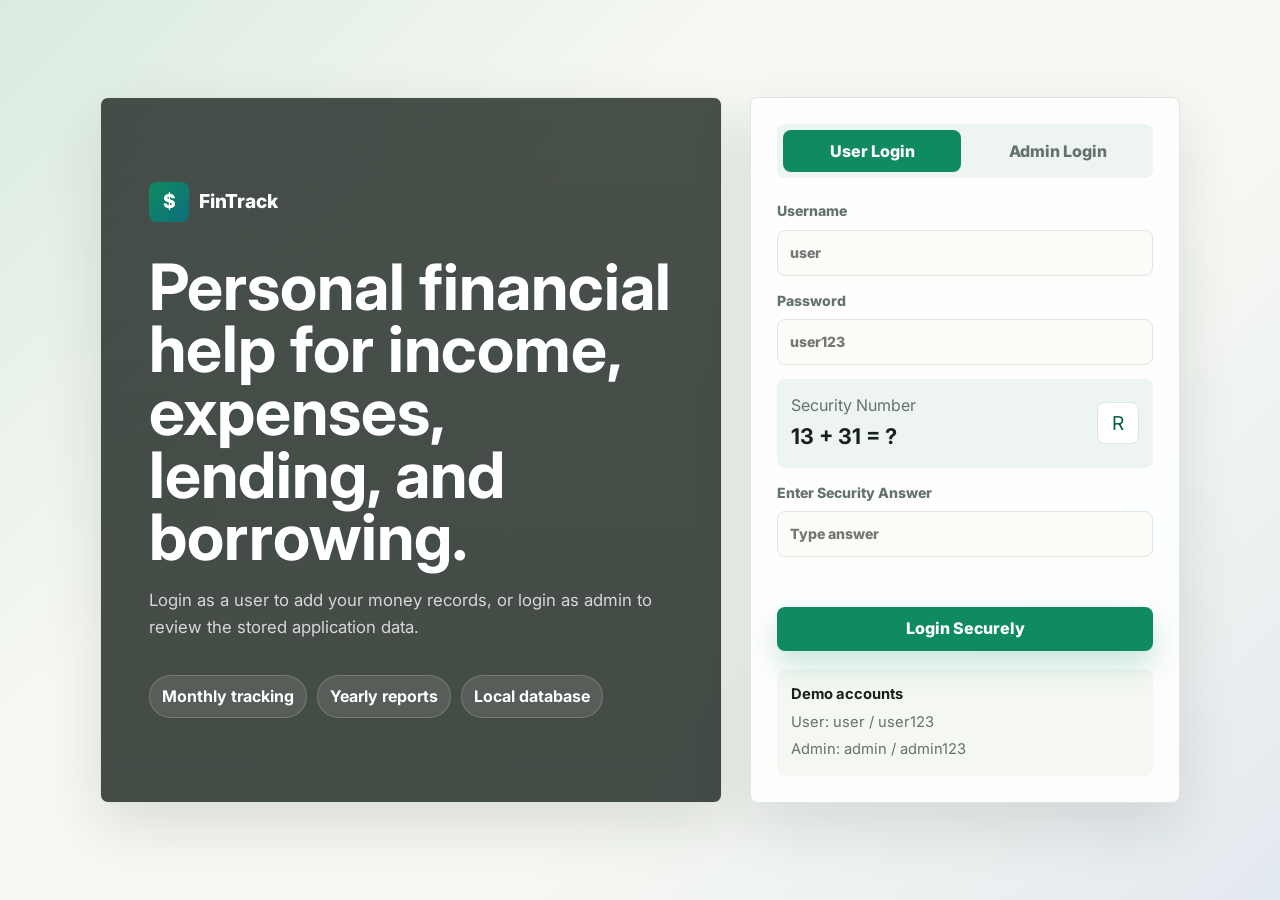
<file: index.html>
<!DOCTYPE html>
<html lang="en">
<head>
  <meta charset="UTF-8">
  <meta name="viewport" content="width=device-width, initial-scale=1.0">
  <title>FinTrack Login</title>
  <link rel="preconnect" href="https://fonts.googleapis.com">
  <link rel="preconnect" href="https://fonts.gstatic.com" crossorigin>
  <link href="https://fonts.googleapis.com/css2?family=Inter:wght@400;500;600;700;800&display=swap" rel="stylesheet">
  <link rel="stylesheet" href="style.css">
</head>
<body class="auth-page">
  <main class="auth-shell">
    <section class="auth-info">
      <a class="brand" href="index.html">
        <span class="brand-mark">$</span>
        <span>FinTrack</span>
      </a>
      <h1>Personal financial help for income, expenses, lending, and borrowing.</h1>
      <p>
        Login as a user to add your money records, or login as admin to review the stored application data.
      </p>
      <div class="auth-highlights">
        <span>Monthly tracking</span>
        <span>Yearly reports</span>
        <span>Local database</span>
      </div>
    </section>

    <section class="auth-card">
      <div class="tab-buttons" role="tablist" aria-label="Login type">
        <button class="tab-button active" type="button" data-role="user">User Login</button>
        <button class="tab-button" type="button" data-role="admin">Admin Login</button>
      </div>

      <form id="loginForm">
        <input type="hidden" id="loginRole" value="user">
        <label>
          Username
          <input type="text" id="username" autocomplete="username" placeholder="user" required>
        </label>
        <label>
          Password
          <input type="password" id="password" autocomplete="current-password" placeholder="user123" required>
        </label>
        <div class="captcha-box">
          <div>
            <span>Security Number</span>
            <strong id="captchaQuestion">00 + 00 = ?</strong>
          </div>
          <button class="icon-button" type="button" id="refreshCaptcha" aria-label="Refresh security number">R</button>
        </div>
        <label>
          Enter Security Answer
          <input type="number" id="captchaAnswer" placeholder="Type answer" required>
        </label>
        <p class="form-message" id="loginMessage"></p>
        <button class="btn btn-primary full-width" type="submit">Login Securely</button>
      </form>

      <div class="demo-box">
        <b>Demo accounts</b>
        <span>User: user / user123</span>
        <span>Admin: admin / admin123</span>
      </div>
    </section>
  </main>

  <script src="script.js"></script>
</body>
</html>
</file>
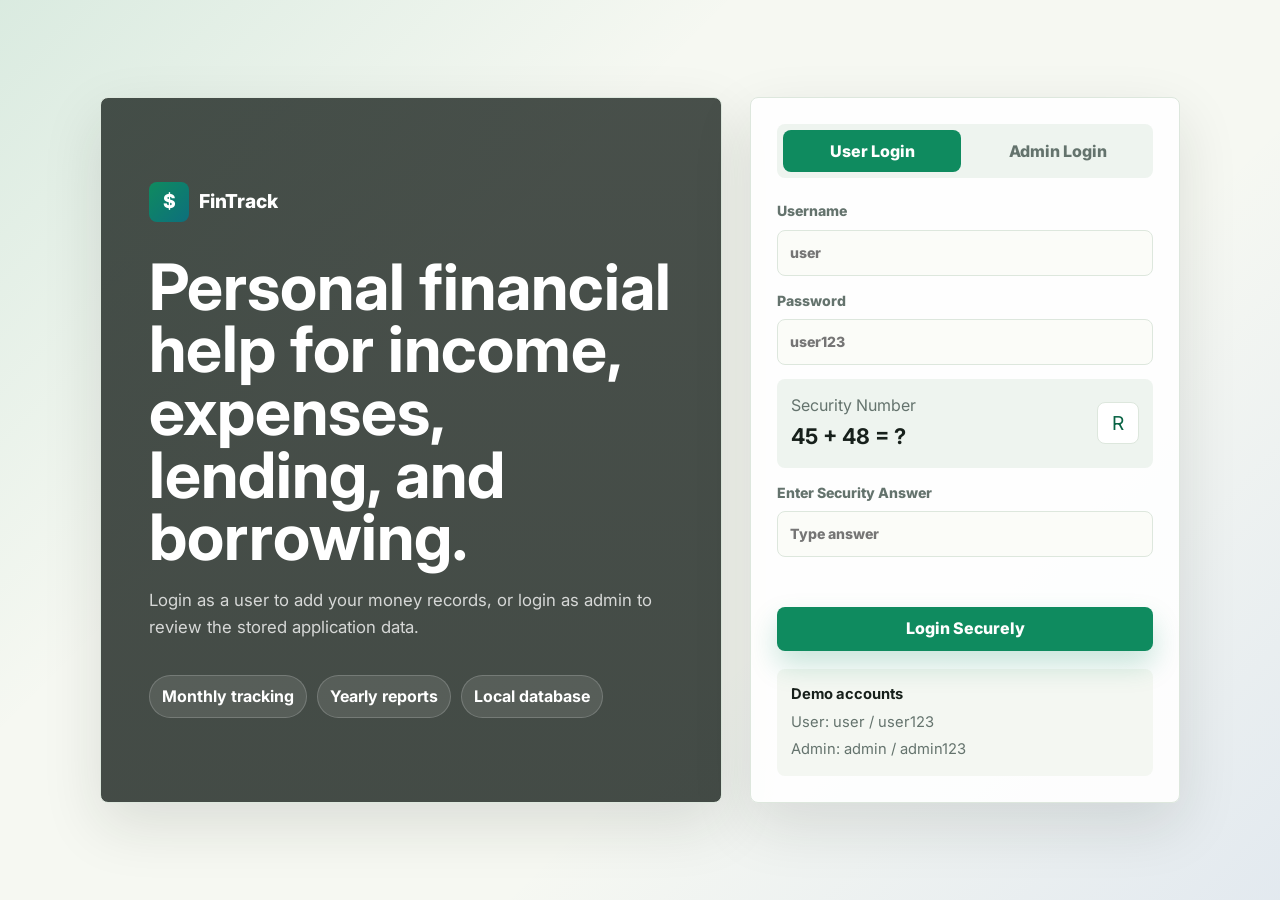
<file: admin.html>
<!DOCTYPE html>
<html lang="en">
<head>
  <meta charset="UTF-8">
  <meta name="viewport" content="width=device-width, initial-scale=1.0">
  <title>Admin Panel</title>
  <link rel="preconnect" href="https://fonts.googleapis.com">
  <link rel="preconnect" href="https://fonts.gstatic.com" crossorigin>
  <link href="https://fonts.googleapis.com/css2?family=Inter:wght@400;500;600;700;800&display=swap" rel="stylesheet">
  <link rel="stylesheet" href="style.css">
</head>
<body data-page="admin" data-protected="admin">
  <header class="app-header">
    <a class="brand" href="admin.html"><span class="brand-mark">$</span><span>FinTrack Admin</span></a>
    <nav class="app-nav">
      <a class="active" href="admin.html">Admin Panel</a>
    </nav>
    <button class="btn btn-secondary" id="logoutBtn" type="button">Logout</button>
  </header>

  <main class="app-shell">
    <section class="page-title">
      <div>
        <span class="eyebrow">Admin access</span>
        <h1>User spending control panel</h1>
      </div>
      <button class="btn btn-secondary" id="adminResetBtn" type="button">Reset Database</button>
    </section>
    <section class="summary-grid dashboard-summary">
      <article class="summary-card"><span>Total Records</span><strong id="adminRecordCount">0</strong></article>
      <article class="summary-card"><span>Exact User Spending</span><strong id="adminExpense">$0</strong></article>
      <article class="summary-card"><span>Highest Category</span><strong id="adminTopCategory">$0</strong></article>
      <article class="summary-card"><span>Net Balance</span><strong id="adminBalance">$0</strong></article>
    </section>

    <section class="admin-grid">
      <article class="panel">
        <h2>Spending Insights</h2>
        <div class="insight-grid">
          <div class="insight-box">
            <span>Average expense</span>
            <strong id="adminAverageExpense">$0</strong>
          </div>
          <div class="insight-box">
            <span>Highest month</span>
            <strong id="adminTopMonth">No data</strong>
          </div>
          <div class="insight-box">
            <span>Total income</span>
            <strong id="adminIncome">$0</strong>
          </div>
          <div class="insight-box">
            <span>Loan exposure</span>
            <strong id="adminLoanExposure">$0</strong>
          </div>
        </div>
      </article>

      <article class="panel">
        <h2>Category Spending</h2>
        <div class="analytics-list" id="adminCategoryBreakdown"></div>
      </article>
    </section>

    <section class="panel admin-filter-panel">
      <div class="panel-heading">
        <h2>Exact User Records</h2>
        <div class="filter-row">
          <input id="adminSearch" type="search" placeholder="Search title, note, category">
          <select id="adminTypeFilter">
            <option value="all">All records</option>
            <option value="expense">Only spending</option>
            <option value="income">Only income</option>
            <option value="lent">Only lent money</option>
            <option value="borrowed">Only borrowed money</option>
          </select>
          <input id="adminMonthFilter" type="month">
        </div>
      </div>
      <div class="record-list" id="adminRecords"></div>
    </section>
  </main>

  <script src="script.js"></script>
</body>
</html>
</file>
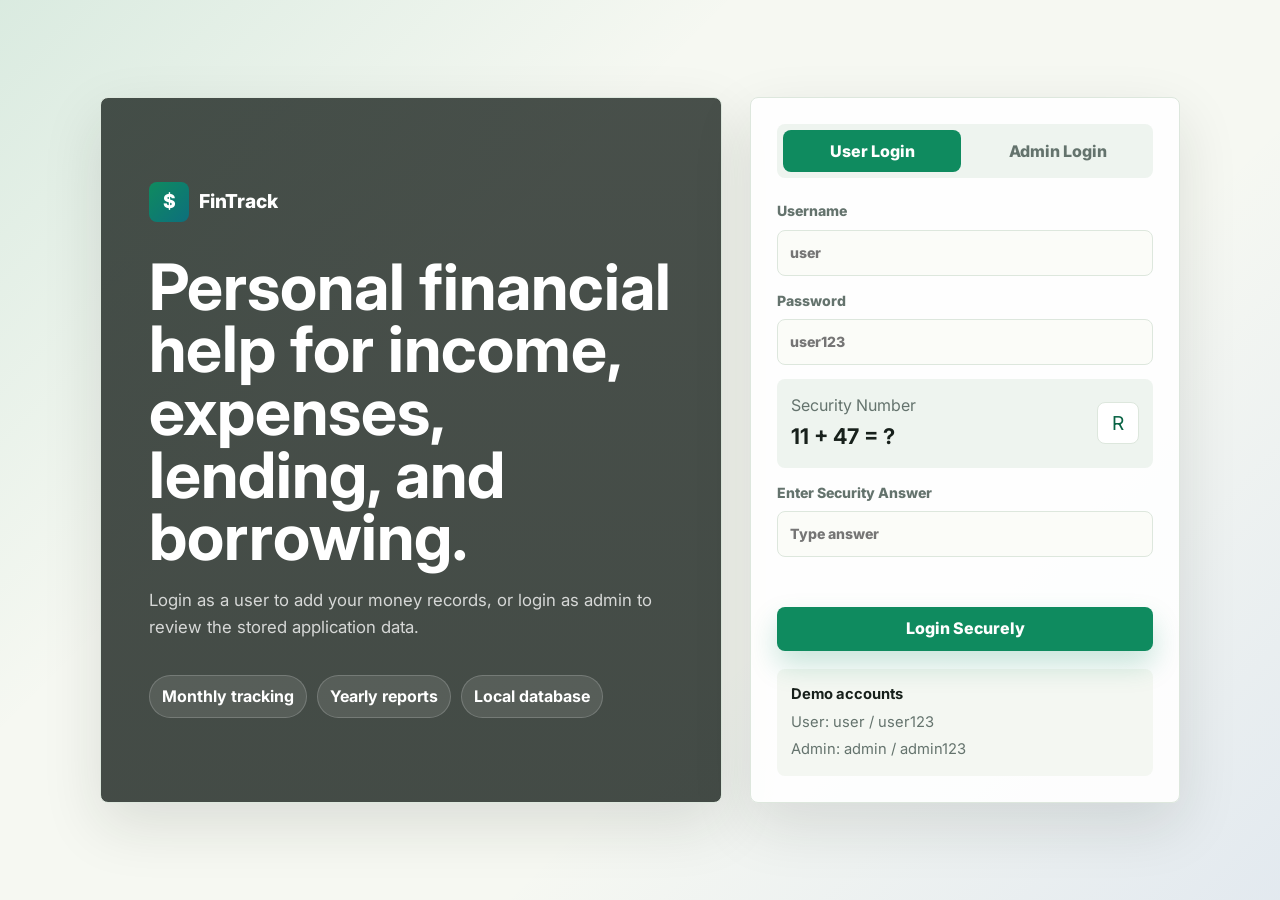
<file: dashboard.html>
<!DOCTYPE html>
<html lang="en">
<head>
  <meta charset="UTF-8">
  <meta name="viewport" content="width=device-width, initial-scale=1.0">
  <title>FinTrack Dashboard</title>
  <link rel="preconnect" href="https://fonts.googleapis.com">
  <link rel="preconnect" href="https://fonts.gstatic.com" crossorigin>
  <link href="https://fonts.googleapis.com/css2?family=Inter:wght@400;500;600;700;800&display=swap" rel="stylesheet">
  <link rel="stylesheet" href="style.css">
</head>
<body data-page="dashboard" data-protected="user">
  <header class="app-header">
    <a class="brand" href="dashboard.html"><span class="brand-mark">$</span><span>FinTrack</span></a>
    <nav class="app-nav">
      <a class="active" href="dashboard.html">Dashboard</a>
      <a href="income.html">Income</a>
      <a href="expenses.html">Expenses</a>
      <a href="lending.html">Lending</a>
      <a href="reports.html">Reports</a>
    </nav>
    <button class="btn btn-secondary" id="logoutBtn" type="button">Logout</button>
  </header>

  <main class="app-shell">
    <section class="page-title">
      <div>
        <span class="eyebrow">User dashboard</span>
        <h1>Your money overview</h1>
      </div>
      <a class="btn btn-primary" href="income.html">Add Record</a>
    </section>

    <section class="summary-grid dashboard-summary">
      <article class="summary-card"><span>Total Income</span><strong id="totalIncome">$0</strong></article>
      <article class="summary-card"><span>Total Expenses</span><strong id="totalExpense">$0</strong></article>
      <article class="summary-card"><span>Money Lent</span><strong id="totalLent">$0</strong></article>
      <article class="summary-card"><span>Money Borrowed</span><strong id="totalBorrowed">$0</strong></article>
    </section>

    <section class="content-grid">
      <article class="panel">
        <h2>Current Balance</h2>
        <strong class="big-number" id="netBalance">$0</strong>
        <p class="muted">Calculated from income + borrowed money - expenses - lent money.</p>
      </article>
      <article class="panel">
        <h2>Recent Records</h2>
        <div class="record-list" id="recentRecords"></div>
      </article>
    </section>
  </main>

  <script src="script.js"></script>
</body>
</html>
</file>
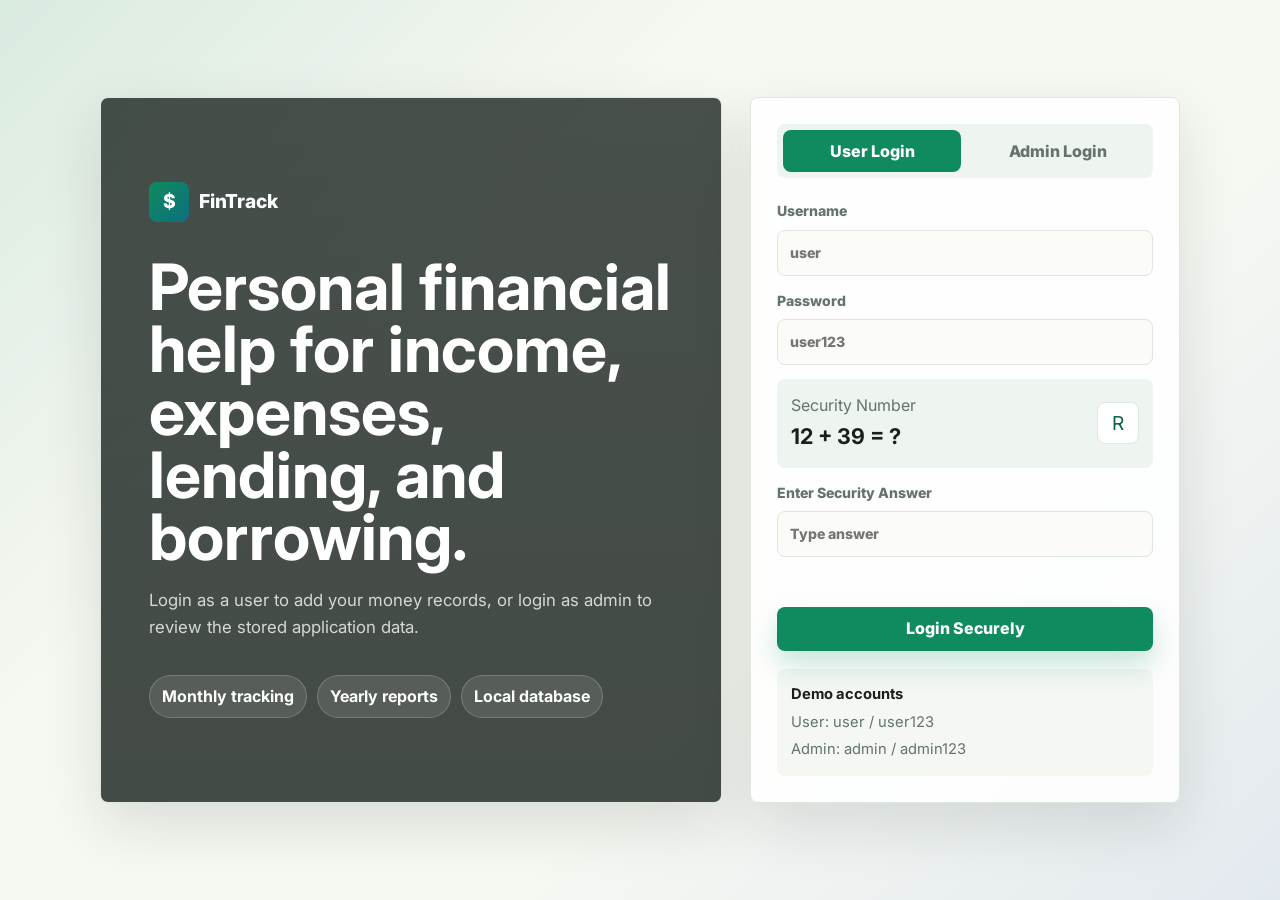
<file: expenses.html>
<!DOCTYPE html>
<html lang="en">
<head>
  <meta charset="UTF-8">
  <meta name="viewport" content="width=device-width, initial-scale=1.0">
  <title>Expense Records</title>
  <link rel="preconnect" href="https://fonts.googleapis.com">
  <link rel="preconnect" href="https://fonts.gstatic.com" crossorigin>
  <link href="https://fonts.googleapis.com/css2?family=Inter:wght@400;500;600;700;800&display=swap" rel="stylesheet">
  <link rel="stylesheet" href="style.css">
</head>
<body data-page="expense" data-protected="user">
  <header class="app-header">
    <a class="brand" href="dashboard.html"><span class="brand-mark">$</span><span>FinTrack</span></a>
    <nav class="app-nav">
      <a href="dashboard.html">Dashboard</a>
      <a href="income.html">Income</a>
      <a class="active" href="expenses.html">Expenses</a>
      <a href="lending.html">Lending</a>
      <a href="reports.html">Reports</a>
    </nav>
    <button class="btn btn-secondary" id="logoutBtn" type="button">Logout</button>
  </header>

  <main class="app-shell two-column">
    <section class="panel">
      <span class="eyebrow">Expense page</span>
      <h1>Add expense</h1>
      <form class="data-form" data-record-form data-type="expense">
        <label>Title<input name="title" type="text" placeholder="Rent, food, travel" required></label>
        <label>Amount<input name="amount" type="number" min="1" placeholder="1500" required></label>
        <label>Category
          <select name="category" required>
            <option value="Housing">Housing</option>
            <option value="Food">Food</option>
            <option value="Transport">Transport</option>
            <option value="Bills">Bills</option>
            <option value="Health">Health</option>
            <option value="Shopping">Shopping</option>
            <option value="Education">Education</option>
            <option value="Other">Other</option>
          </select>
        </label>
        <label>Month<input name="month" type="month" required></label>
        <label>Note<textarea name="note" placeholder="Optional note"></textarea></label>
        <button class="btn btn-primary" type="submit">Save Expense</button>
      </form>
    </section>
    <section class="panel">
      <h2>Expense records</h2>
      <div class="record-list" id="pageRecords"></div>
    </section>
  </main>

  <script src="script.js"></script>
</body>
</html>
</file>
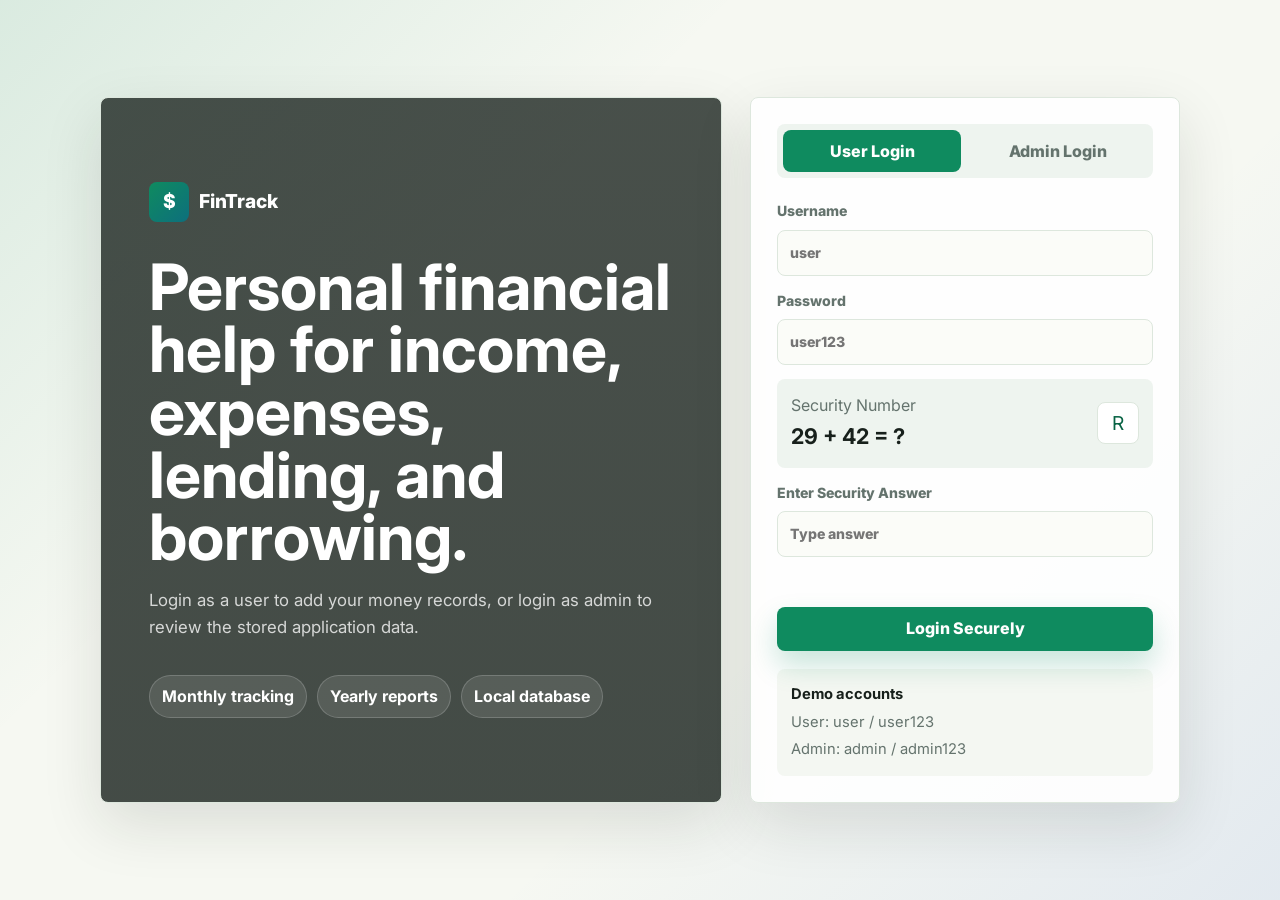
<file: income.html>
<!DOCTYPE html>
<html lang="en">
<head>
  <meta charset="UTF-8">
  <meta name="viewport" content="width=device-width, initial-scale=1.0">
  <title>Income Records</title>
  <link rel="preconnect" href="https://fonts.googleapis.com">
  <link rel="preconnect" href="https://fonts.gstatic.com" crossorigin>
  <link href="https://fonts.googleapis.com/css2?family=Inter:wght@400;500;600;700;800&display=swap" rel="stylesheet">
  <link rel="stylesheet" href="style.css">
</head>
<body data-page="income" data-protected="user">
  <header class="app-header">
    <a class="brand" href="dashboard.html"><span class="brand-mark">$</span><span>FinTrack</span></a>
    <nav class="app-nav">
      <a href="dashboard.html">Dashboard</a>
      <a class="active" href="income.html">Income</a>
      <a href="expenses.html">Expenses</a>
      <a href="lending.html">Lending</a>
      <a href="reports.html">Reports</a>
    </nav>
    <button class="btn btn-secondary" id="logoutBtn" type="button">Logout</button>
  </header>

  <main class="app-shell two-column">
    <section class="panel">
      <span class="eyebrow">Income page</span>
      <h1>Add income</h1>
      <form class="data-form" data-record-form data-type="income">
        <label>Title<input name="title" type="text" placeholder="Salary, bonus, freelance" required></label>
        <label>Amount<input name="amount" type="number" min="1" placeholder="5000" required></label>
        <label>Month<input name="month" type="month" required></label>
        <label>Note<textarea name="note" placeholder="Optional note"></textarea></label>
        <button class="btn btn-primary" type="submit">Save Income</button>
      </form>
    </section>
    <section class="panel">
      <h2>Income records</h2>
      <div class="record-list" id="pageRecords"></div>
    </section>
  </main>

  <script src="script.js"></script>
</body>
</html>
</file>
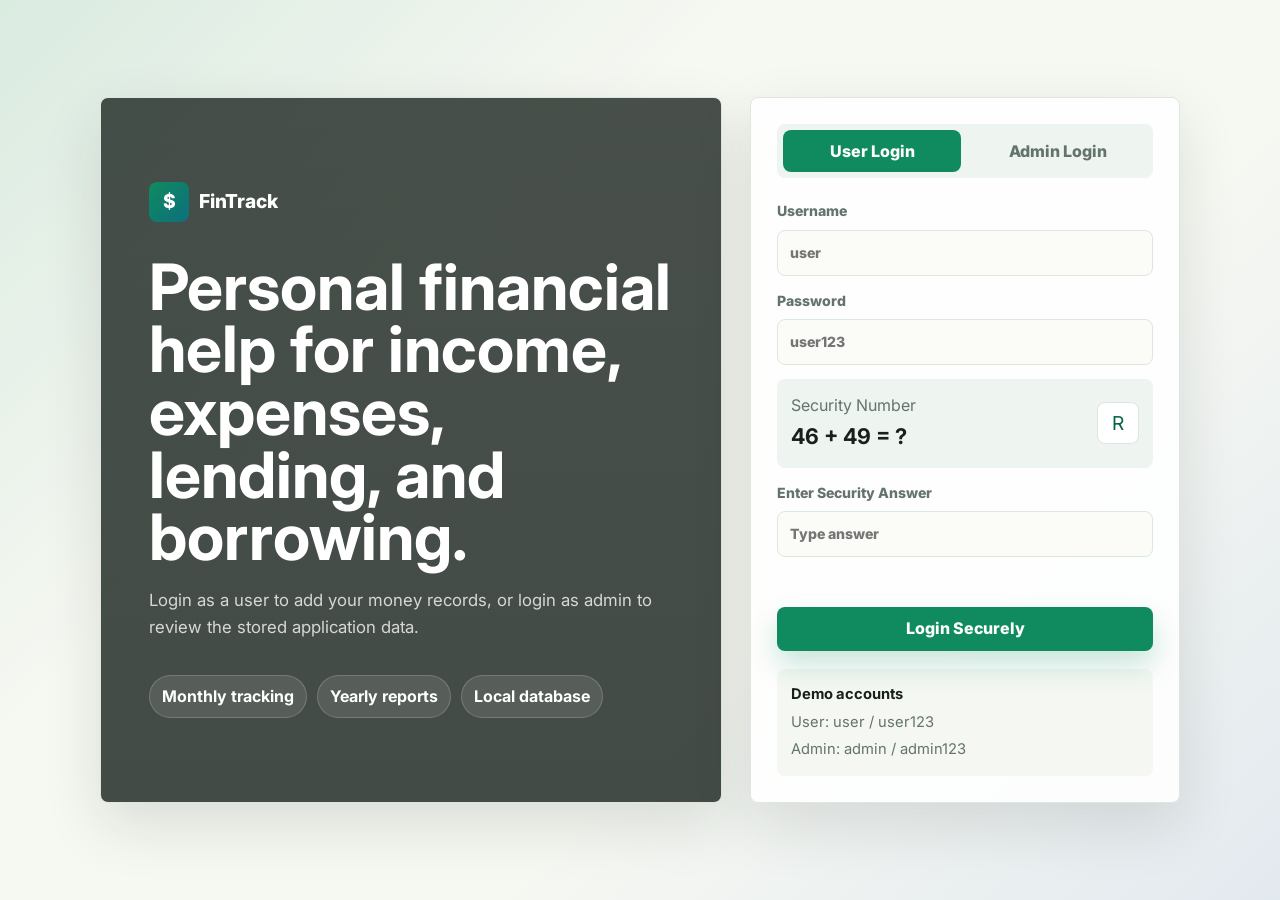
<file: lending.html>
<!DOCTYPE html>
<html lang="en">
<head>
  <meta charset="UTF-8">
  <meta name="viewport" content="width=device-width, initial-scale=1.0">
  <title>Lending and Borrowing</title>
  <link rel="preconnect" href="https://fonts.googleapis.com">
  <link rel="preconnect" href="https://fonts.gstatic.com" crossorigin>
  <link href="https://fonts.googleapis.com/css2?family=Inter:wght@400;500;600;700;800&display=swap" rel="stylesheet">
  <link rel="stylesheet" href="style.css">
</head>
<body data-page="lendBorrow" data-protected="user">
  <header class="app-header">
    <a class="brand" href="dashboard.html"><span class="brand-mark">$</span><span>FinTrack</span></a>
    <nav class="app-nav">
      <a href="dashboard.html">Dashboard</a>
      <a href="income.html">Income</a>
      <a href="expenses.html">Expenses</a>
      <a class="active" href="lending.html">Lending</a>
      <a href="reports.html">Reports</a>
    </nav>
    <button class="btn btn-secondary" id="logoutBtn" type="button">Logout</button>
  </header>

  <main class="app-shell two-column">
    <section class="panel">
      <span class="eyebrow">Loan ledger</span>
      <h1>Add lent or borrowed money</h1>
      <form class="data-form" data-record-form>
        <label>Type
          <select name="type" required>
            <option value="lent">Money Lent</option>
            <option value="borrowed">Money Borrowed</option>
          </select>
        </label>
        <label>Person / Source<input name="title" type="text" placeholder="Name or source" required></label>
        <label>Amount<input name="amount" type="number" min="1" placeholder="500" required></label>
        <label>Month<input name="month" type="month" required></label>
        <label>Note<textarea name="note" placeholder="Due date or repayment note"></textarea></label>
        <button class="btn btn-primary" type="submit">Save Ledger Entry</button>
      </form>
    </section>
    <section class="panel">
      <h2>Lending and borrowing records</h2>
      <div class="record-list" id="pageRecords"></div>
    </section>
  </main>

  <script src="script.js"></script>
</body>
</html>
</file>
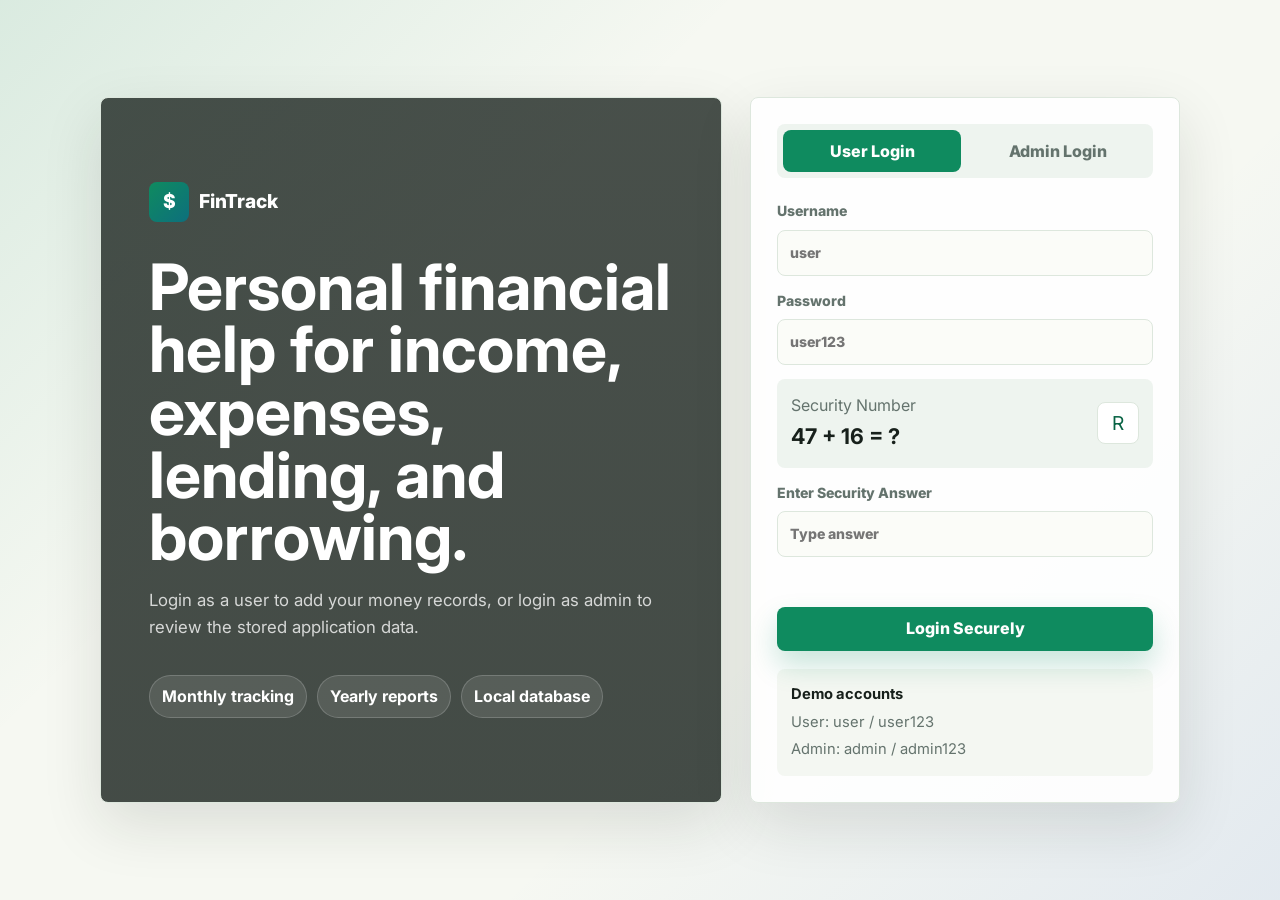
<file: reports.html>
<!DOCTYPE html>
<html lang="en">
<head>
  <meta charset="UTF-8">
  <meta name="viewport" content="width=device-width, initial-scale=1.0">
  <title>Financial Reports</title>
  <link rel="preconnect" href="https://fonts.googleapis.com">
  <link rel="preconnect" href="https://fonts.gstatic.com" crossorigin>
  <link href="https://fonts.googleapis.com/css2?family=Inter:wght@400;500;600;700;800&display=swap" rel="stylesheet">
  <link rel="stylesheet" href="style.css">
</head>
<body data-page="reports" data-protected="user">
  <header class="app-header">
    <a class="brand" href="dashboard.html"><span class="brand-mark">$</span><span>FinTrack</span></a>
    <nav class="app-nav">
      <a href="dashboard.html">Dashboard</a>
      <a href="income.html">Income</a>
      <a href="expenses.html">Expenses</a>
      <a href="lending.html">Lending</a>
      <a class="active" href="reports.html">Reports</a>
    </nav>
    <button class="btn btn-secondary" id="logoutBtn" type="button">Logout</button>
  </header>

  <main class="app-shell">
    <section class="page-title">
      <div>
        <span class="eyebrow">Reports</span>
        <h1>Monthly and yearly summary</h1>
      </div>
      <button class="btn btn-secondary" id="clearDataBtn" type="button">Clear My Data</button>
    </section>
    <section class="panel">
      <h2>Yearly totals</h2>
      <div class="report-table-wrap">
        <table>
          <thead>
            <tr>
              <th>Month</th>
              <th>Income</th>
              <th>Expenses</th>
              <th>Lent</th>
              <th>Borrowed</th>
              <th>Balance</th>
            </tr>
          </thead>
          <tbody id="reportRows"></tbody>
        </table>
      </div>
    </section>
  </main>

  <script src="script.js"></script>
</body>
</html>
</file>
<file: style.css>
:root {
  --ink: #17201b;
  --muted: #64736d;
  --paper: #f6f8f2;
  --surface: #ffffff;
  --line: #dde7dd;
  --green: #0f8b5f;
  --green-dark: #086344;
  --teal: #0d6f7d;
  --amber: #d08a17;
  --red: #c94545;
  --blue: #3867d6;
  --shadow: 0 22px 60px rgba(23, 32, 27, 0.12);
}

* {
  box-sizing: border-box;
  margin: 0;
  padding: 0;
}

body {
  min-height: 100vh;
  font-family: "Inter", Arial, sans-serif;
  color: var(--ink);
  background: var(--paper);
  line-height: 1.6;
}

a {
  color: inherit;
  text-decoration: none;
}

button,
input,
select,
textarea {
  font: inherit;
}

.brand {
  display: inline-flex;
  align-items: center;
  gap: 10px;
  font-weight: 800;
  font-size: 1.2rem;
}

.brand-mark {
  width: 40px;
  height: 40px;
  display: grid;
  place-items: center;
  border-radius: 8px;
  color: #ffffff;
  background: linear-gradient(135deg, var(--green), var(--teal));
}

.btn {
  min-height: 44px;
  display: inline-flex;
  align-items: center;
  justify-content: center;
  gap: 8px;
  padding: 0 18px;
  border: 1px solid transparent;
  border-radius: 8px;
  font-weight: 800;
  cursor: pointer;
}

.btn-primary {
  color: #ffffff;
  background: var(--green);
  box-shadow: 0 14px 28px rgba(15, 139, 95, 0.22);
}

.btn-primary:hover {
  background: var(--green-dark);
}

.btn-secondary {
  color: var(--green-dark);
  background: rgba(15, 139, 95, 0.1);
  border-color: rgba(15, 139, 95, 0.18);
}

.full-width {
  width: 100%;
}

.auth-page {
  display: grid;
  place-items: center;
  padding: 24px;
  background:
    linear-gradient(135deg, rgba(15, 139, 95, 0.12), transparent 34%),
    linear-gradient(315deg, rgba(56, 103, 214, 0.1), transparent 36%),
    var(--paper);
}

.auth-shell {
  width: min(1080px, 100%);
  display: grid;
  grid-template-columns: 1fr 430px;
  gap: 28px;
  align-items: stretch;
}

.auth-info,
.auth-card,
.panel,
.summary-card {
  border: 1px solid var(--line);
  border-radius: 8px;
  background: rgba(255, 255, 255, 0.9);
  box-shadow: var(--shadow);
}

.auth-info {
  min-height: 620px;
  display: flex;
  flex-direction: column;
  justify-content: center;
  padding: 48px;
  color: #ffffff;
  background:
    linear-gradient(rgba(23, 32, 27, 0.78), rgba(23, 32, 27, 0.8)),
    url("https://images.unsplash.com/photo-1554224155-6726b3ff858f?auto=format&fit=crop&w=1400&q=80") center/cover;
}

.auth-info h1 {
  max-width: 680px;
  margin: 34px 0 18px;
  font-size: clamp(2.2rem, 5vw, 4.6rem);
  line-height: 0.98;
  letter-spacing: 0;
}

.auth-info p {
  max-width: 610px;
  color: rgba(255, 255, 255, 0.78);
  font-size: 1.05rem;
}

.auth-highlights {
  display: flex;
  flex-wrap: wrap;
  gap: 10px;
  margin-top: 34px;
}

.auth-highlights span {
  padding: 8px 12px;
  border: 1px solid rgba(255, 255, 255, 0.18);
  border-radius: 999px;
  background: rgba(255, 255, 255, 0.1);
  font-weight: 700;
}

.auth-card {
  align-self: center;
  padding: 26px;
}

.tab-buttons {
  display: grid;
  grid-template-columns: 1fr 1fr;
  gap: 8px;
  margin-bottom: 22px;
  padding: 6px;
  border-radius: 8px;
  background: #eef4ef;
}

.tab-button {
  min-height: 42px;
  border: 0;
  border-radius: 8px;
  color: var(--muted);
  background: transparent;
  font-weight: 800;
  cursor: pointer;
}

.tab-button.active {
  color: #ffffff;
  background: var(--green);
}

form,
.data-form {
  display: grid;
  gap: 14px;
}

label {
  display: grid;
  gap: 7px;
  color: var(--muted);
  font-size: 0.88rem;
  font-weight: 800;
}

input,
select,
textarea {
  width: 100%;
  min-height: 46px;
  padding: 0 12px;
  border: 1px solid var(--line);
  border-radius: 8px;
  color: var(--ink);
  background: #fbfcf8;
  outline: none;
}

textarea {
  min-height: 96px;
  padding-top: 12px;
  resize: vertical;
}

input:focus,
select:focus,
textarea:focus {
  border-color: var(--green);
  box-shadow: 0 0 0 3px rgba(15, 139, 95, 0.12);
}

.captcha-box {
  display: flex;
  align-items: center;
  justify-content: space-between;
  gap: 14px;
  padding: 14px;
  border-radius: 8px;
  background: #eef4ef;
}

.captcha-box span,
.demo-box span,
.muted {
  color: var(--muted);
}

.captcha-box strong {
  display: block;
  font-size: 1.35rem;
}

.icon-button {
  width: 42px;
  height: 42px;
  border: 1px solid var(--line);
  border-radius: 8px;
  color: var(--green-dark);
  background: #ffffff;
  font-size: 1.2rem;
  cursor: pointer;
}

.form-message {
  min-height: 22px;
  color: var(--red);
  font-weight: 700;
}

.demo-box {
  display: grid;
  gap: 4px;
  margin-top: 18px;
  padding: 14px;
  border-radius: 8px;
  background: #f4f7f2;
  font-size: 0.92rem;
}

.app-header {
  position: sticky;
  top: 0;
  z-index: 10;
  min-height: 76px;
  display: flex;
  align-items: center;
  justify-content: space-between;
  gap: 18px;
  padding: 14px min(4vw, 42px);
  border-bottom: 1px solid var(--line);
  background: rgba(246, 248, 242, 0.92);
  backdrop-filter: blur(18px);
}

.app-nav {
  display: flex;
  align-items: center;
  gap: 8px;
  flex-wrap: wrap;
}

.app-nav a {
  padding: 8px 11px;
  border-radius: 8px;
  color: var(--muted);
  font-weight: 800;
  font-size: 0.9rem;
}

.app-nav a.active,
.app-nav a:hover {
  color: var(--green-dark);
  background: rgba(15, 139, 95, 0.1);
}

.app-shell {
  width: min(1180px, calc(100% - 32px));
  margin: 0 auto;
  padding: 42px 0 70px;
}

.two-column {
  display: grid;
  grid-template-columns: 410px 1fr;
  gap: 22px;
  align-items: start;
}

.page-title {
  display: flex;
  align-items: end;
  justify-content: space-between;
  gap: 18px;
  margin-bottom: 24px;
}

.page-title h1,
.panel h1 {
  font-size: clamp(2rem, 4vw, 3.4rem);
  line-height: 1.04;
  letter-spacing: 0;
}

.eyebrow {
  display: inline-block;
  margin-bottom: 8px;
  color: var(--green-dark);
  font-weight: 800;
  text-transform: uppercase;
  font-size: 0.78rem;
}

.summary-grid {
  display: grid;
  grid-template-columns: repeat(4, minmax(0, 1fr));
  gap: 16px;
}

.dashboard-summary {
  margin-bottom: 22px;
}

.summary-card {
  padding: 20px;
}

.summary-card span {
  color: var(--muted);
  font-weight: 800;
  font-size: 0.86rem;
}

.summary-card strong {
  display: block;
  margin-top: 8px;
  font-size: clamp(1.55rem, 3vw, 2.35rem);
  line-height: 1;
}

.content-grid {
  display: grid;
  grid-template-columns: 0.85fr 1.15fr;
  gap: 22px;
}

.admin-grid {
  display: grid;
  grid-template-columns: 0.95fr 1.05fr;
  gap: 22px;
  margin-bottom: 22px;
}

.panel {
  padding: 24px;
}

.panel-heading {
  display: flex;
  align-items: start;
  justify-content: space-between;
  gap: 18px;
  margin-bottom: 18px;
}

.panel h2 {
  margin-bottom: 16px;
  font-size: 1.35rem;
}

.panel-heading h2 {
  margin-bottom: 0;
}

.panel h1 {
  margin-bottom: 20px;
}

.big-number {
  display: block;
  margin: 10px 0;
  color: var(--green-dark);
  font-size: clamp(2.4rem, 5vw, 4.8rem);
  line-height: 1;
}

.record-list {
  display: grid;
  gap: 12px;
}

.record-item {
  display: grid;
  grid-template-columns: 1fr auto;
  gap: 12px;
  padding: 14px;
  border: 1px solid var(--line);
  border-radius: 8px;
  background: #fbfcf8;
}

.record-item b,
.record-item strong {
  display: block;
}

.record-actions {
  display: grid;
  justify-items: end;
  gap: 8px;
}

.text-button {
  width: fit-content;
  border: 0;
  background: transparent;
  color: var(--green-dark);
  font-weight: 800;
  cursor: pointer;
}

.text-button.danger {
  color: var(--red);
}

.record-item small {
  color: var(--muted);
}

.record-type {
  width: fit-content;
  margin-bottom: 7px;
  padding: 4px 8px;
  border-radius: 999px;
  color: #ffffff;
  background: var(--green);
  font-size: 0.72rem;
  font-weight: 800;
  text-transform: uppercase;
}

.record-type.expense {
  background: var(--red);
}

.record-type.lent {
  background: var(--amber);
}

.record-type.borrowed {
  background: var(--blue);
}

.insight-grid {
  display: grid;
  grid-template-columns: repeat(2, minmax(0, 1fr));
  gap: 12px;
}

.insight-box {
  min-height: 112px;
  display: grid;
  align-content: center;
  gap: 6px;
  padding: 16px;
  border: 1px solid var(--line);
  border-radius: 8px;
  background: #fbfcf8;
}

.insight-box span,
.analytics-item span {
  color: var(--muted);
  font-size: 0.84rem;
  font-weight: 800;
}

.insight-box strong {
  font-size: 1.35rem;
  line-height: 1.15;
}

.analytics-list {
  display: grid;
  gap: 12px;
}

.analytics-item {
  display: grid;
  grid-template-columns: 1fr auto;
  gap: 8px 14px;
  padding: 14px;
  border: 1px solid var(--line);
  border-radius: 8px;
  background: #fbfcf8;
}

.analytics-item strong {
  white-space: nowrap;
}

.mini-progress {
  grid-column: 1 / -1;
  height: 8px;
  overflow: hidden;
  border-radius: 999px;
  background: #e8efe8;
}

.mini-progress span {
  display: block;
  height: 100%;
  border-radius: inherit;
  background: linear-gradient(90deg, var(--green), var(--teal));
}

.admin-filter-panel {
  margin-top: 0;
}

.filter-row {
  display: grid;
  grid-template-columns: minmax(220px, 1fr) 170px 160px;
  gap: 10px;
}

.empty-state {
  padding: 24px;
  border: 1px dashed var(--line);
  border-radius: 8px;
  color: var(--muted);
  text-align: center;
  background: #fbfcf8;
}

.report-table-wrap {
  overflow-x: auto;
}

table {
  width: 100%;
  border-collapse: collapse;
  min-width: 760px;
}

th,
td {
  padding: 13px;
  border-bottom: 1px solid var(--line);
  text-align: left;
}

th {
  color: var(--muted);
  font-size: 0.84rem;
  text-transform: uppercase;
}

@media (max-width: 980px) {
  .auth-shell,
  .two-column,
  .content-grid,
  .admin-grid {
    grid-template-columns: 1fr;
  }

  .panel-heading {
    flex-direction: column;
  }

  .filter-row {
    width: 100%;
    grid-template-columns: 1fr;
  }

  .auth-info {
    min-height: auto;
  }

  .summary-grid {
    grid-template-columns: repeat(2, minmax(0, 1fr));
  }

  .app-header {
    align-items: flex-start;
    flex-direction: column;
  }
}

@media (max-width: 620px) {
  .auth-page {
    padding: 12px;
  }

  .auth-info,
  .auth-card,
  .panel {
    padding: 20px;
  }

  .auth-info h1 {
    font-size: 2.2rem;
  }

  .summary-grid {
    grid-template-columns: 1fr;
  }

  .page-title {
    align-items: stretch;
    flex-direction: column;
  }

  .app-shell {
    width: min(100% - 24px, 1180px);
  }

  .record-item {
    grid-template-columns: 1fr;
  }

  .record-actions {
    justify-items: start;
  }

  .insight-grid {
    grid-template-columns: 1fr;
  }
}
</file>
